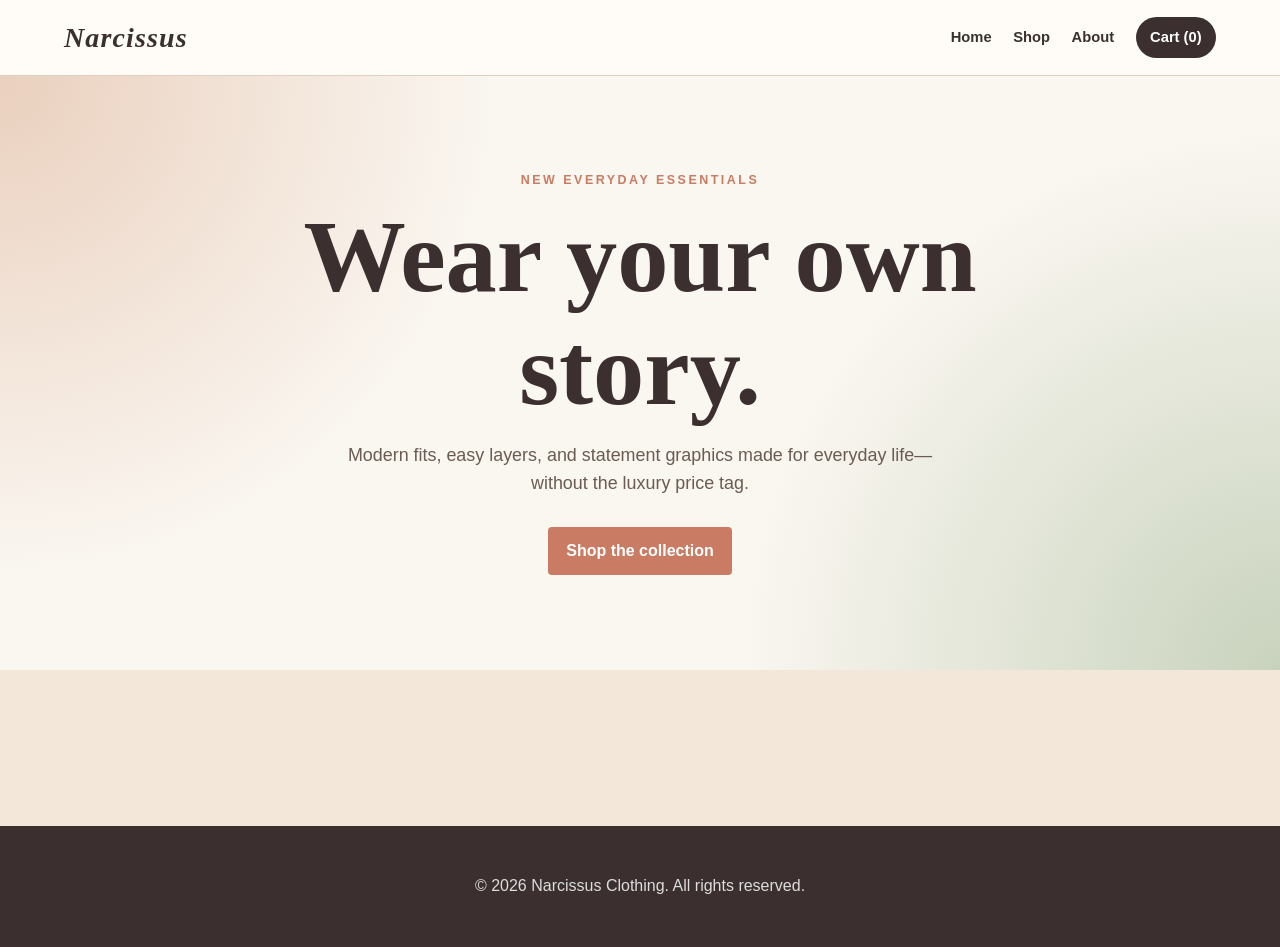
<file: index.html>
<!DOCTYPE html><html lang="en"><head><meta charset="UTF-8"><meta name="viewport" content="width=device-width,initial-scale=1"><meta name="description" content="Affordable modern streetwear from Narcissus."><title>Narcissus | Home</title><link rel="stylesheet" href="css/styles.css"><script src="js/script.js" defer></script></head>
<body><header class="site-header"><a class="brand" href="index.html">Narcissus</a><nav class="site-nav" aria-label="Main navigation"><a href="index.html">Home</a><a href="products.html">Shop</a><a href="about.html">About</a><a class="cart-link" href="cart.html">Cart (<span data-cart-count>0</span>)</a></nav></header>
<main><section class="hero"><div class="hero-inner"><p class="eyebrow">New everyday essentials</p><h1>Wear your own story.</h1><p>Modern fits, easy layers, and statement graphics made for everyday life—without the luxury price tag.</p><a class="button" href="products.html">Shop the collection</a></div></section></main>
<footer class="site-footer"><p>&copy; 2026 Narcissus Clothing. All rights reserved.</p></footer></body></html>
</file>
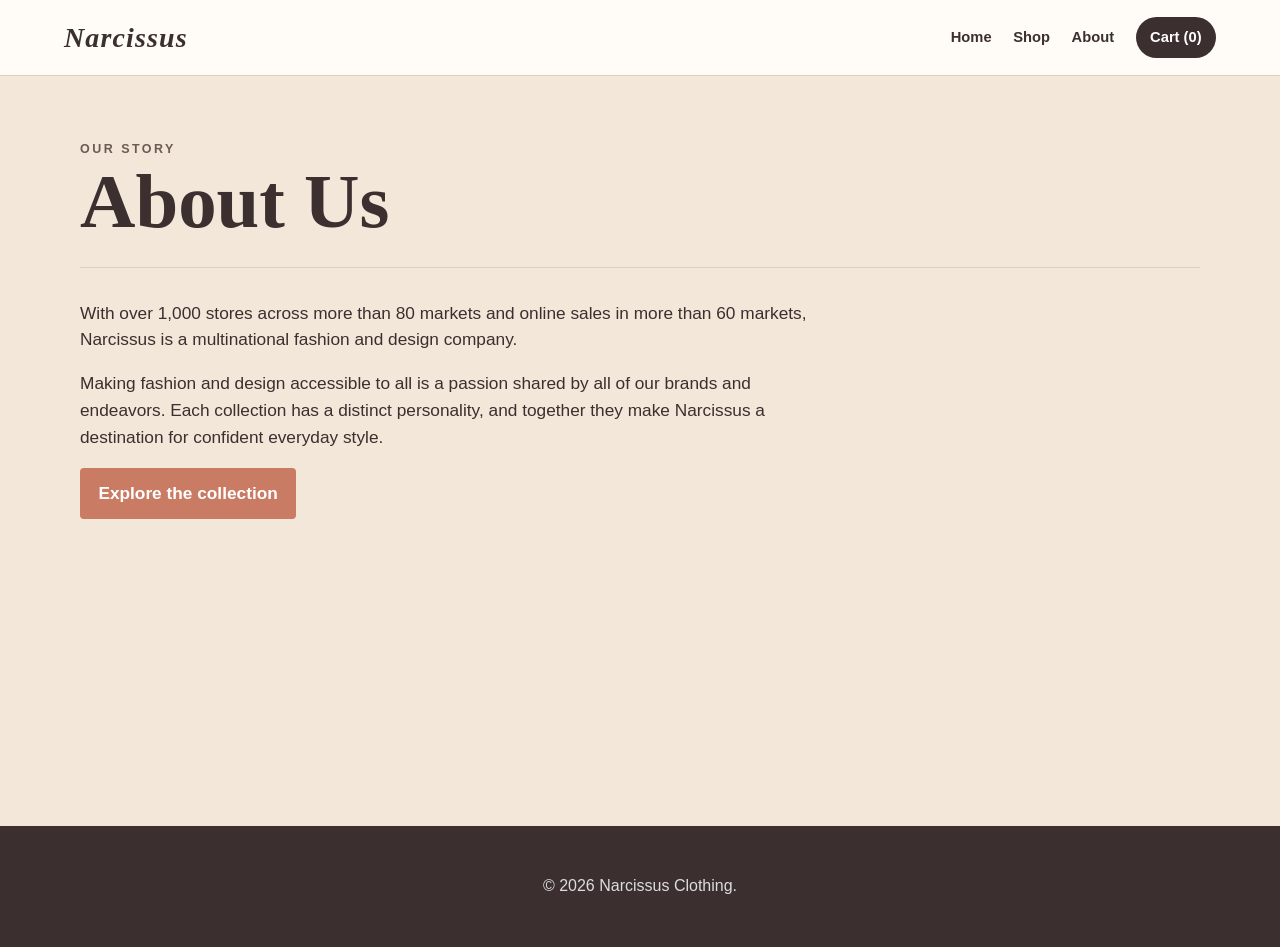
<file: about.html>
<!DOCTYPE html><html lang="en"><head><meta charset="UTF-8"><meta name="viewport" content="width=device-width,initial-scale=1"><title>Narcissus | About</title><link rel="stylesheet" href="css/styles.css"><script src="js/script.js" defer></script></head><body><header class="site-header"><a class="brand" href="index.html">Narcissus</a><nav class="site-nav"><a href="index.html">Home</a><a href="products.html">Shop</a><a href="about.html">About</a><a class="cart-link" href="cart.html">Cart (<span data-cart-count>0</span>)</a></nav></header><main class="page-wrap"><div class="page-heading"><div><p class="eyebrow">Our story</p><h1>About Us</h1></div></div><div class="about-copy"><p>With over 1,000 stores across more than 80 markets and online sales in more than 60 markets, Narcissus is a multinational fashion and design company.</p><p>Making fashion and design accessible to all is a passion shared by all of our brands and endeavors. Each collection has a distinct personality, and together they make Narcissus a destination for confident everyday style.</p><a class="button" href="products.html">Explore the collection</a></div></main><footer class="site-footer"><p>&copy; 2026 Narcissus Clothing.</p></footer></body></html>
</file>
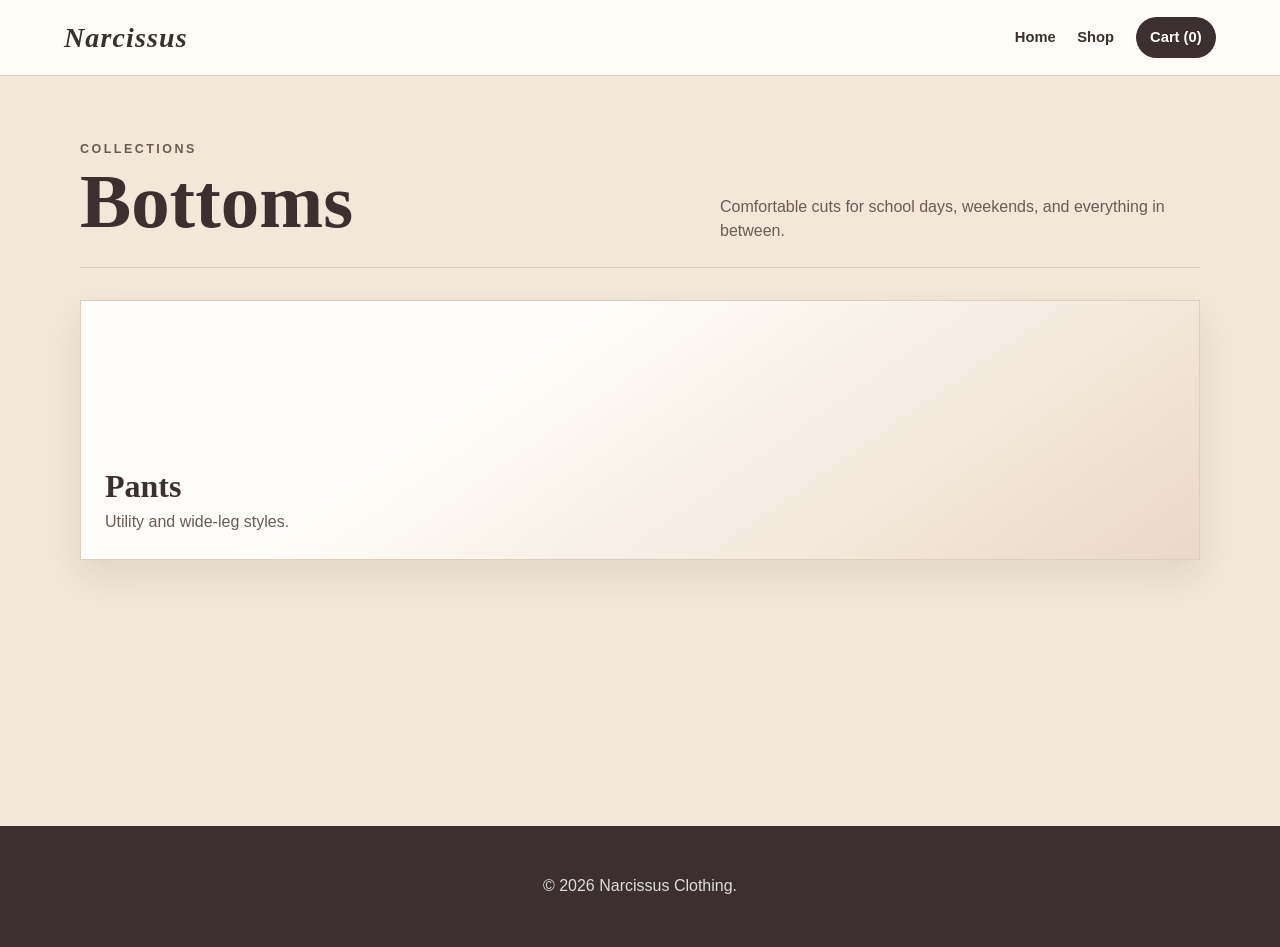
<file: bottoms.html>
<!DOCTYPE html><html lang="en"><head><meta charset="UTF-8"><meta name="viewport" content="width=device-width,initial-scale=1"><title>Narcissus | Bottoms</title><link rel="stylesheet" href="css/styles.css"><script src="js/script.js" defer></script></head><body><header class="site-header"><a class="brand" href="index.html">Narcissus</a><nav class="site-nav"><a href="index.html">Home</a><a href="products.html">Shop</a><a class="cart-link" href="cart.html">Cart (<span data-cart-count>0</span>)</a></nav></header><main class="page-wrap"><div class="page-heading"><div><p class="eyebrow">Collections</p><h1>Bottoms</h1></div><p>Comfortable cuts for school days, weekends, and everything in between.</p></div><div class="category-grid"><a class="category-card" href="pants.html"><h2>Pants</h2><p>Utility and wide-leg styles.</p></a></div></main><footer class="site-footer"><p>&copy; 2026 Narcissus Clothing.</p></footer></body></html>
</file>
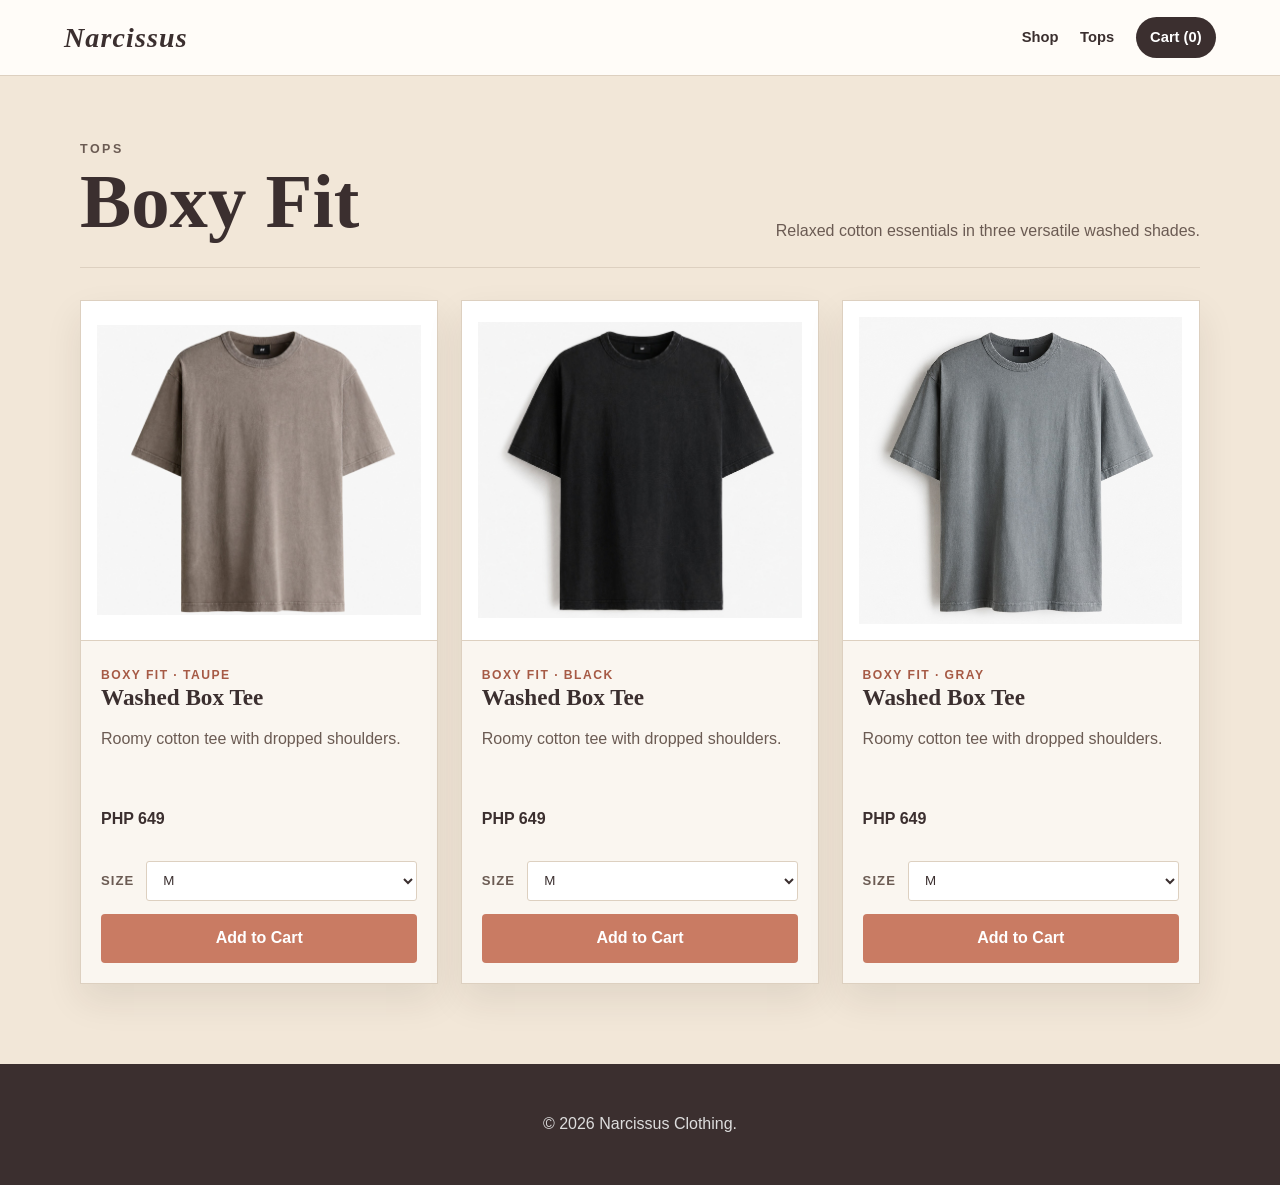
<file: boxy.html>
<!DOCTYPE html><html lang="en"><head><meta charset="UTF-8"><meta name="viewport" content="width=device-width,initial-scale=1"><title>Narcissus | Boxy Fit</title><link rel="stylesheet" href="css/styles.css"><script src="js/script.js" defer></script></head><body><header class="site-header"><a class="brand" href="index.html">Narcissus</a><nav class="site-nav"><a href="products.html">Shop</a><a href="tops.html">Tops</a><a class="cart-link" href="cart.html">Cart (<span data-cart-count>0</span>)</a></nav></header><main class="page-wrap"><div class="page-heading"><div><p class="eyebrow">Tops</p><h1>Boxy Fit</h1></div><p>Relaxed cotton essentials in three versatile washed shades.</p></div><div class="product-grid">
<article class="product-card"><img class="product-photo" src="images/products/boxy-taupe.jpg" alt="Taupe boxy fit shirt"><div class="product-info"><p class="product-meta">Boxy Fit · Taupe</p><h2>Washed Box Tee</h2><p class="product-description">Roomy cotton tee with dropped shoulders.</p><p class="product-price">PHP 649</p><button class="button" data-add-to-cart data-id="boxy-taupe" data-name="Washed Box Tee - Taupe" data-category="Boxy Fit" data-price="649">Add to Cart</button></div></article>
<article class="product-card"><img class="product-photo" src="images/products/boxy-black.jpg" alt="Black boxy fit shirt"><div class="product-info"><p class="product-meta">Boxy Fit · Black</p><h2>Washed Box Tee</h2><p class="product-description">Roomy cotton tee with dropped shoulders.</p><p class="product-price">PHP 649</p><button class="button" data-add-to-cart data-id="boxy-black" data-name="Washed Box Tee - Black" data-category="Boxy Fit" data-price="649">Add to Cart</button></div></article>
<article class="product-card"><img class="product-photo" src="images/products/boxy-gray.jpg" alt="Gray boxy fit shirt"><div class="product-info"><p class="product-meta">Boxy Fit · Gray</p><h2>Washed Box Tee</h2><p class="product-description">Roomy cotton tee with dropped shoulders.</p><p class="product-price">PHP 649</p><button class="button" data-add-to-cart data-id="boxy-gray" data-name="Washed Box Tee - Gray" data-category="Boxy Fit" data-price="649">Add to Cart</button></div></article>
</div></main><footer class="site-footer"><p>&copy; 2026 Narcissus Clothing.</p></footer></body></html>
</file>
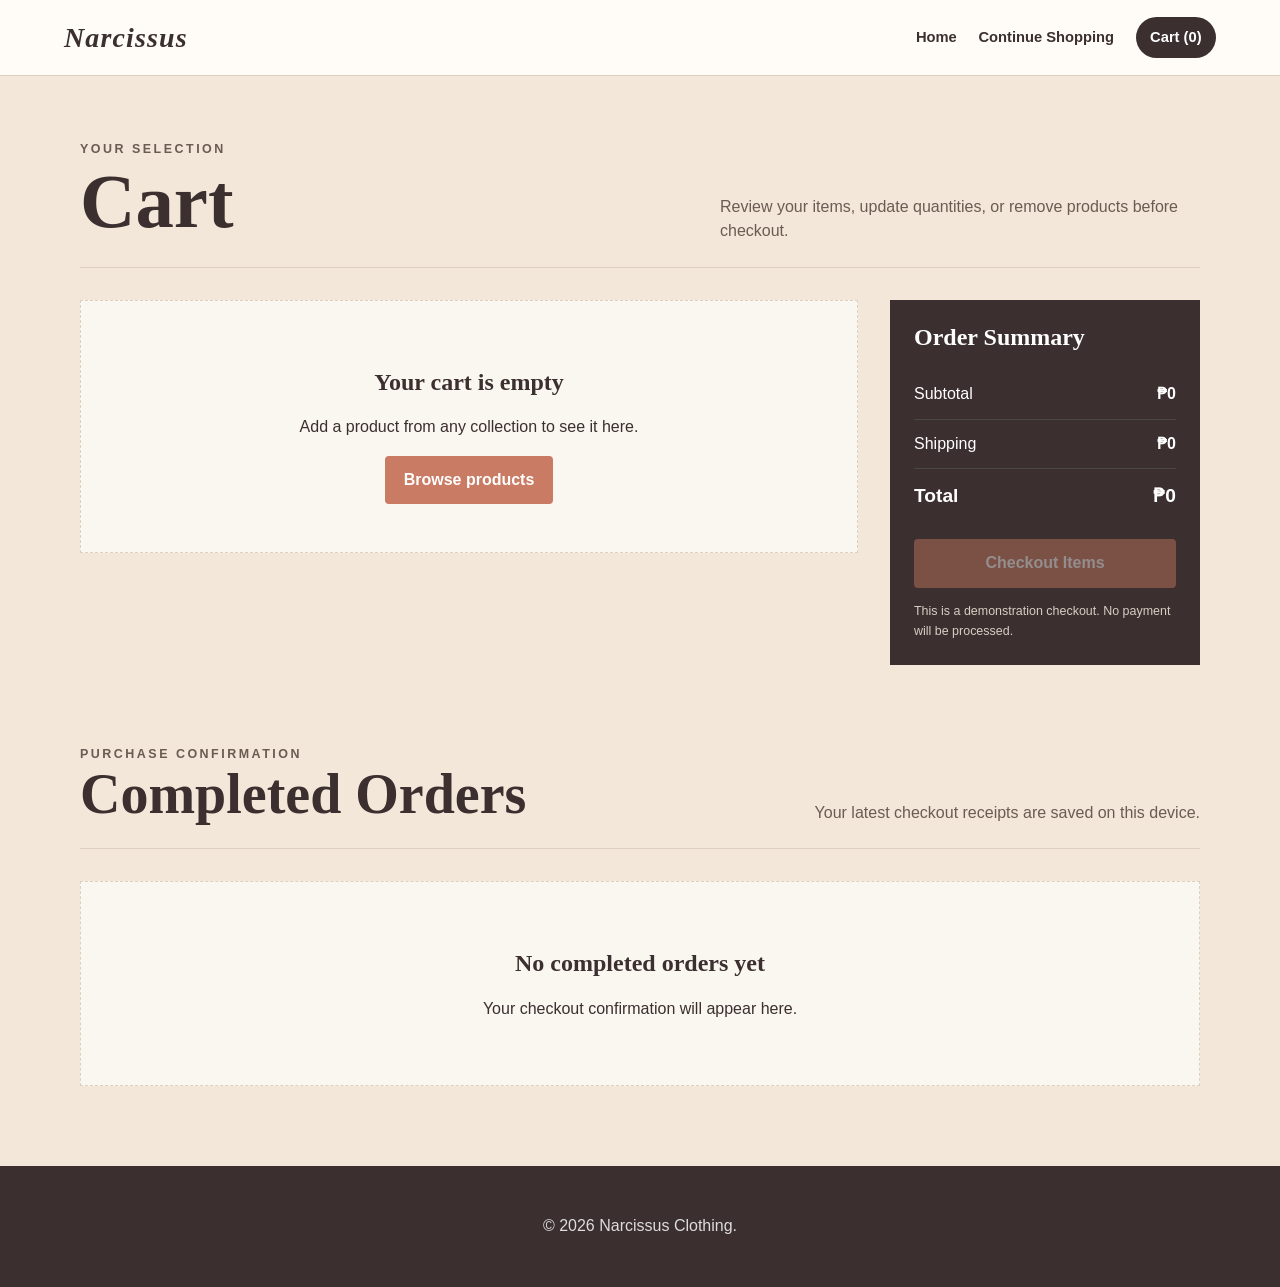
<file: cart.html>
<!DOCTYPE html>
<html lang="en">
<head>
  <meta charset="UTF-8">
  <meta name="viewport" content="width=device-width,initial-scale=1">
  <title>Narcissus | Cart</title>
  <link rel="stylesheet" href="css/styles.css">
  <script src="js/script.js" defer></script>
</head>
<body>
  <header class="site-header">
    <a class="brand" href="index.html">Narcissus</a>
    <nav class="site-nav" aria-label="Main navigation">
      <a href="index.html">Home</a>
      <a href="products.html">Continue Shopping</a>
      <a class="cart-link" href="cart.html">Cart (<span data-cart-count>0</span>)</a>
    </nav>
  </header>
  <main class="page-wrap">
    <div class="page-heading">
      <div><p class="eyebrow">Your selection</p><h1>Cart</h1></div>
      <p>Review your items, update quantities, or remove products before checkout.</p>
    </div>
    <div class="cart-layout">
      <section class="cart-items" data-cart-items aria-live="polite"></section>
      <aside class="cart-summary">
        <h2>Order Summary</h2>
        <div class="summary-row"><span>Subtotal</span><strong data-subtotal>PHP 0</strong></div>
        <div class="summary-row"><span>Shipping</span><strong data-shipping>PHP 0</strong></div>
        <div class="summary-row total"><span>Total</span><strong data-total>PHP 0</strong></div>
        <button class="button" type="button" data-checkout>Checkout Items</button>
        <p class="checkout-note">This is a demonstration checkout. No payment will be processed.</p>
      </aside>
    </div>
    <section class="order-history" aria-labelledby="orders-title">
      <div class="page-heading">
        <div><p class="eyebrow">Purchase confirmation</p><h2 id="orders-title">Completed Orders</h2></div>
        <p>Your latest checkout receipts are saved on this device.</p>
      </div>
      <div class="order-history-list" data-order-history aria-live="polite"></div>
    </section>
  </main>
  <footer class="site-footer"><p>&copy; 2026 Narcissus Clothing.</p></footer>
</body>
</html>
</file>
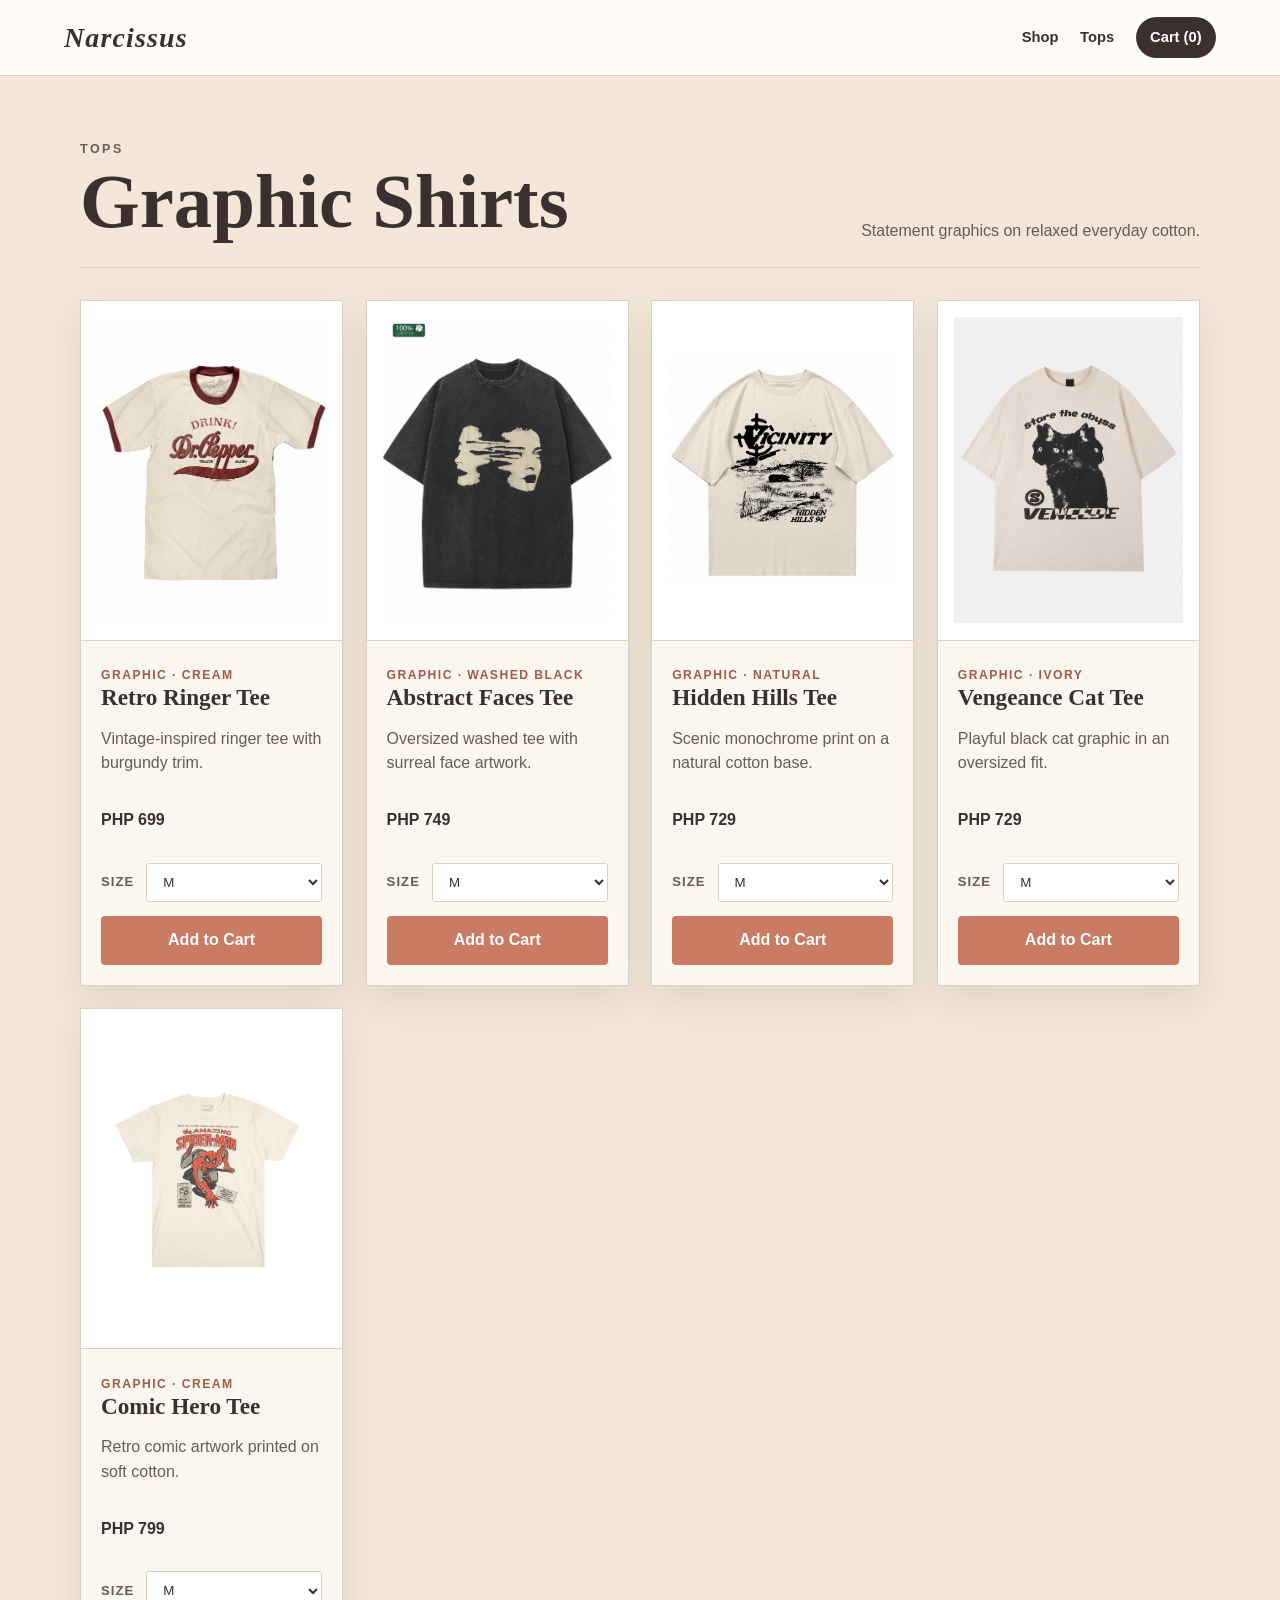
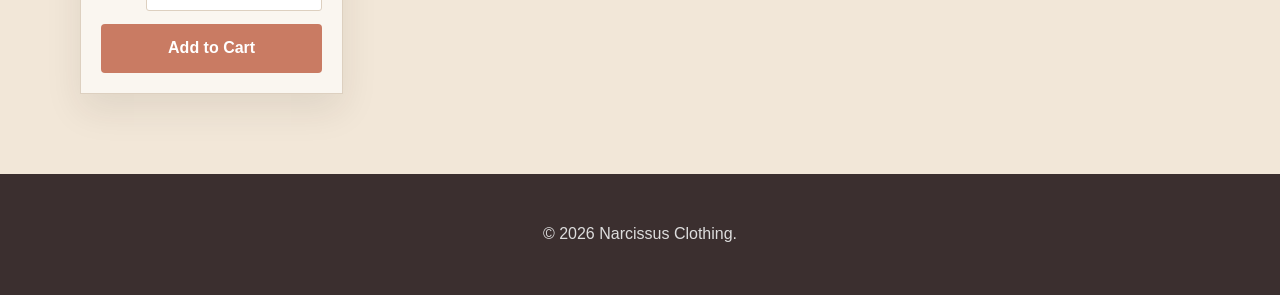
<file: gs.html>
<!DOCTYPE html><html lang="en"><head><meta charset="UTF-8"><meta name="viewport" content="width=device-width,initial-scale=1"><title>Narcissus | Graphic Shirts</title><link rel="stylesheet" href="css/styles.css"><script src="js/script.js" defer></script></head><body><header class="site-header"><a class="brand" href="index.html">Narcissus</a><nav class="site-nav"><a href="products.html">Shop</a><a href="tops.html">Tops</a><a class="cart-link" href="cart.html">Cart (<span data-cart-count>0</span>)</a></nav></header><main class="page-wrap"><div class="page-heading"><div><p class="eyebrow">Tops</p><h1>Graphic Shirts</h1></div><p>Statement graphics on relaxed everyday cotton.</p></div><div class="product-grid">
<article class="product-card"><img class="product-photo" src="images/products/graphic-dr-pepper.jpg" alt="Cream and burgundy retro graphic shirt"><div class="product-info"><p class="product-meta">Graphic · Cream</p><h2>Retro Ringer Tee</h2><p class="product-description">Vintage-inspired ringer tee with burgundy trim.</p><p class="product-price">PHP 699</p><button class="button" data-add-to-cart data-id="graphic-ringer" data-name="Retro Ringer Tee" data-category="Graphic Shirts" data-price="699">Add to Cart</button></div></article>
<article class="product-card"><img class="product-photo" src="images/products/graphic-faces.jpg" alt="Black washed abstract faces graphic shirt"><div class="product-info"><p class="product-meta">Graphic · Washed Black</p><h2>Abstract Faces Tee</h2><p class="product-description">Oversized washed tee with surreal face artwork.</p><p class="product-price">PHP 749</p><button class="button" data-add-to-cart data-id="graphic-faces" data-name="Abstract Faces Tee" data-category="Graphic Shirts" data-price="749">Add to Cart</button></div></article>
<article class="product-card"><img class="product-photo" src="images/products/graphic-vicinity.jpg" alt="Cream scenic graphic shirt"><div class="product-info"><p class="product-meta">Graphic · Natural</p><h2>Hidden Hills Tee</h2><p class="product-description">Scenic monochrome print on a natural cotton base.</p><p class="product-price">PHP 729</p><button class="button" data-add-to-cart data-id="graphic-hills" data-name="Hidden Hills Tee" data-category="Graphic Shirts" data-price="729">Add to Cart</button></div></article>
<article class="product-card"><img class="product-photo" src="images/products/graphic-vengeance.jpg" alt="Cream cat graphic shirt"><div class="product-info"><p class="product-meta">Graphic · Ivory</p><h2>Vengeance Cat Tee</h2><p class="product-description">Playful black cat graphic in an oversized fit.</p><p class="product-price">PHP 729</p><button class="button" data-add-to-cart data-id="graphic-cat" data-name="Vengeance Cat Tee" data-category="Graphic Shirts" data-price="729">Add to Cart</button></div></article>
<article class="product-card"><img class="product-photo" src="images/products/graphic-spiderman.jpg" alt="Cream superhero comic graphic shirt"><div class="product-info"><p class="product-meta">Graphic · Cream</p><h2>Comic Hero Tee</h2><p class="product-description">Retro comic artwork printed on soft cotton.</p><p class="product-price">PHP 799</p><button class="button" data-add-to-cart data-id="graphic-comic" data-name="Comic Hero Tee" data-category="Graphic Shirts" data-price="799">Add to Cart</button></div></article>
</div></main><footer class="site-footer"><p>&copy; 2026 Narcissus Clothing.</p></footer></body></html>
</file>
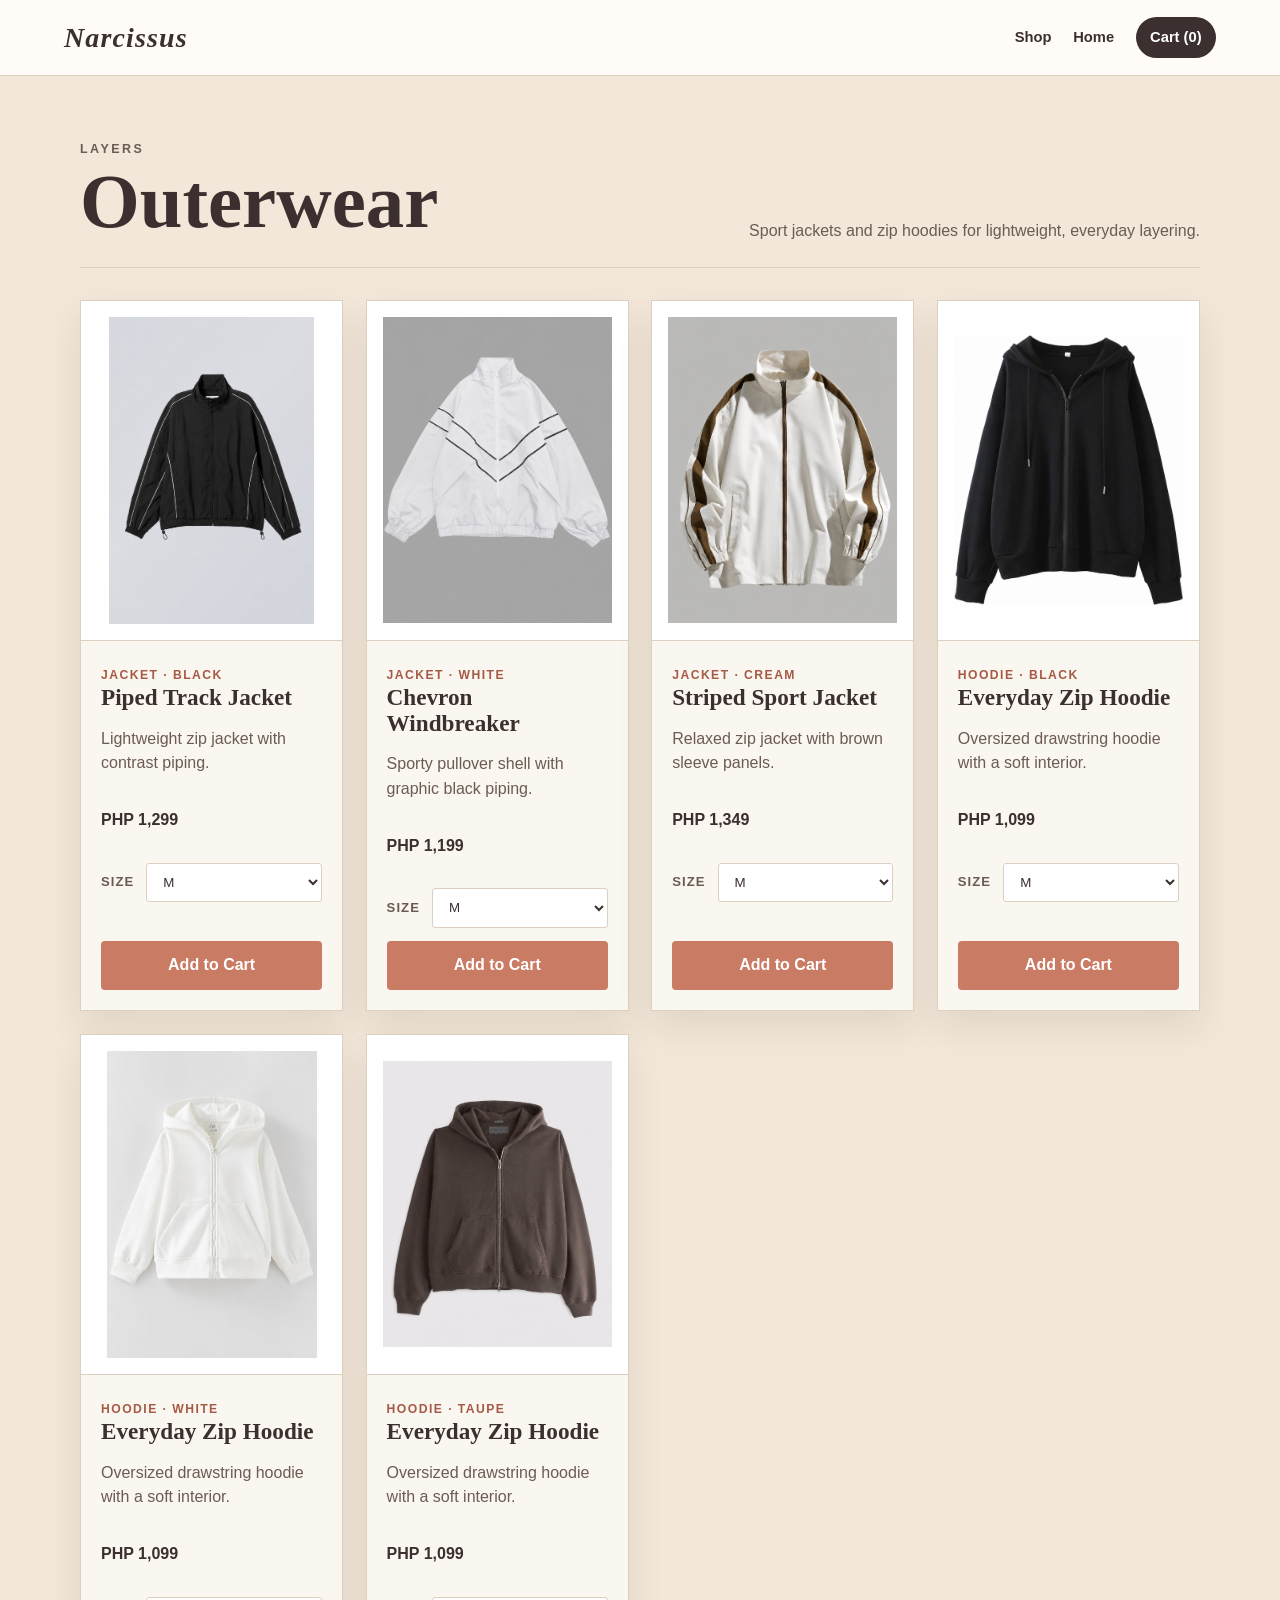
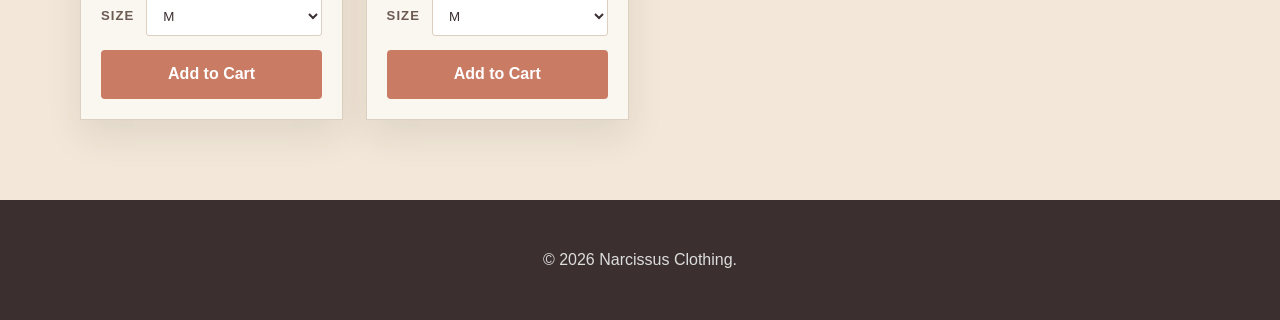
<file: outerwear.html>
<!DOCTYPE html><html lang="en"><head><meta charset="UTF-8"><meta name="viewport" content="width=device-width,initial-scale=1"><title>Narcissus | Outerwear</title><link rel="stylesheet" href="css/styles.css"><script src="js/script.js" defer></script></head><body><header class="site-header"><a class="brand" href="index.html">Narcissus</a><nav class="site-nav"><a href="products.html">Shop</a><a href="index.html">Home</a><a class="cart-link" href="cart.html">Cart (<span data-cart-count>0</span>)</a></nav></header><main class="page-wrap"><div class="page-heading"><div><p class="eyebrow">Layers</p><h1>Outerwear</h1></div><p>Sport jackets and zip hoodies for lightweight, everyday layering.</p></div><div class="product-grid">
<article class="product-card"><img class="product-photo" src="images/products/outerwear-piped-black.jpg" alt="Black piped sport jacket"><div class="product-info"><p class="product-meta">Jacket · Black</p><h2>Piped Track Jacket</h2><p class="product-description">Lightweight zip jacket with contrast piping.</p><p class="product-price">PHP 1,299</p><button class="button" data-add-to-cart data-id="outer-piped-black" data-name="Piped Track Jacket - Black" data-category="Outerwear" data-price="1299">Add to Cart</button></div></article>
<article class="product-card"><img class="product-photo" src="images/products/outerwear-chevron-white.jpg" alt="White chevron windbreaker"><div class="product-info"><p class="product-meta">Jacket · White</p><h2>Chevron Windbreaker</h2><p class="product-description">Sporty pullover shell with graphic black piping.</p><p class="product-price">PHP 1,199</p><button class="button" data-add-to-cart data-id="outer-chevron" data-name="Chevron Windbreaker - White" data-category="Outerwear" data-price="1199">Add to Cart</button></div></article>
<article class="product-card"><img class="product-photo" src="images/products/outerwear-striped-cream.jpg" alt="Cream and brown striped sport jacket"><div class="product-info"><p class="product-meta">Jacket · Cream</p><h2>Striped Sport Jacket</h2><p class="product-description">Relaxed zip jacket with brown sleeve panels.</p><p class="product-price">PHP 1,349</p><button class="button" data-add-to-cart data-id="outer-striped" data-name="Striped Sport Jacket - Cream" data-category="Outerwear" data-price="1349">Add to Cart</button></div></article>
<article class="product-card"><img class="product-photo" src="images/products/outerwear-hoodie-black.jpg" alt="Black oversized zip hoodie"><div class="product-info"><p class="product-meta">Hoodie · Black</p><h2>Everyday Zip Hoodie</h2><p class="product-description">Oversized drawstring hoodie with a soft interior.</p><p class="product-price">PHP 1,099</p><button class="button" data-add-to-cart data-id="hoodie-black" data-name="Everyday Zip Hoodie - Black" data-category="Outerwear" data-price="1099">Add to Cart</button></div></article>
<article class="product-card"><img class="product-photo" src="images/products/outerwear-hoodie-white.jpg" alt="White oversized zip hoodie"><div class="product-info"><p class="product-meta">Hoodie · White</p><h2>Everyday Zip Hoodie</h2><p class="product-description">Oversized drawstring hoodie with a soft interior.</p><p class="product-price">PHP 1,099</p><button class="button" data-add-to-cart data-id="hoodie-white" data-name="Everyday Zip Hoodie - White" data-category="Outerwear" data-price="1099">Add to Cart</button></div></article>
<article class="product-card"><img class="product-photo" src="images/products/outerwear-hoodie-taupe.jpg" alt="Taupe oversized zip hoodie"><div class="product-info"><p class="product-meta">Hoodie · Taupe</p><h2>Everyday Zip Hoodie</h2><p class="product-description">Oversized drawstring hoodie with a soft interior.</p><p class="product-price">PHP 1,099</p><button class="button" data-add-to-cart data-id="hoodie-taupe" data-name="Everyday Zip Hoodie - Taupe" data-category="Outerwear" data-price="1099">Add to Cart</button></div></article>
</div></main><footer class="site-footer"><p>&copy; 2026 Narcissus Clothing.</p></footer></body></html>
</file>
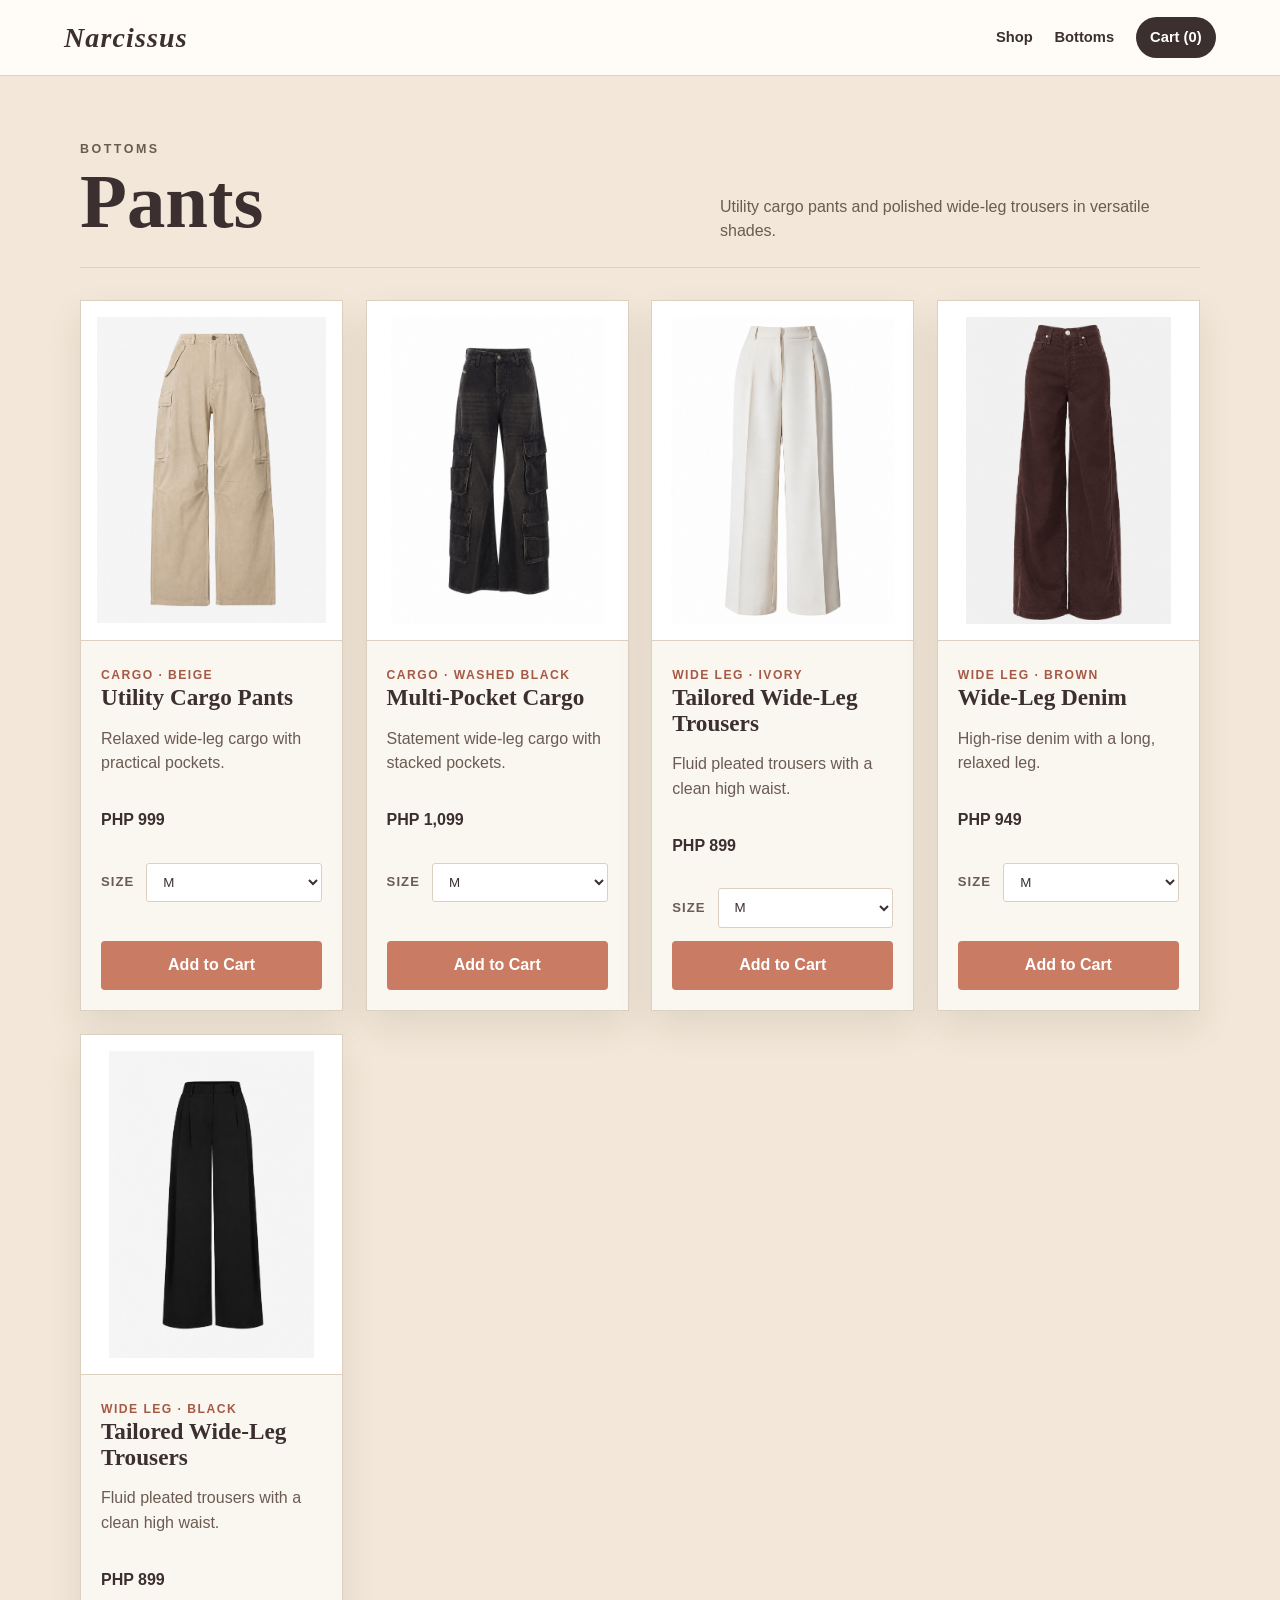
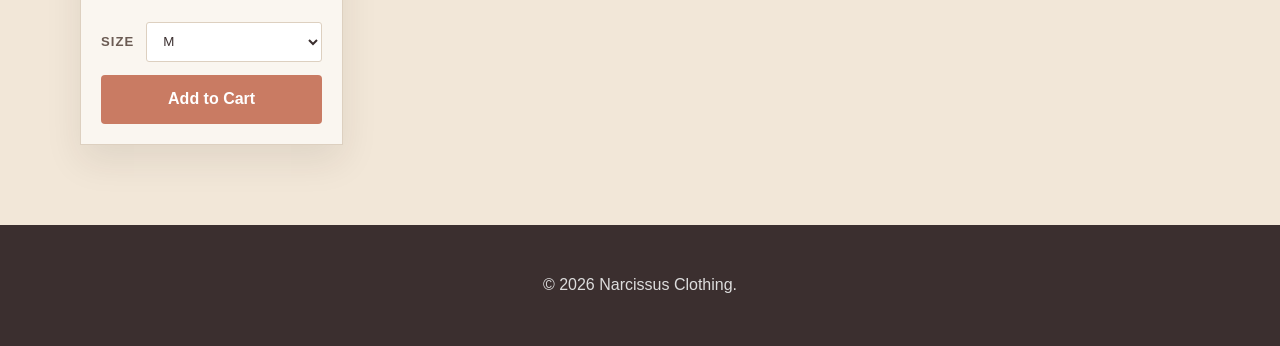
<file: pants.html>
<!DOCTYPE html><html lang="en"><head><meta charset="UTF-8"><meta name="viewport" content="width=device-width,initial-scale=1"><title>Narcissus | Pants</title><link rel="stylesheet" href="css/styles.css"><script src="js/script.js" defer></script></head><body><header class="site-header"><a class="brand" href="index.html">Narcissus</a><nav class="site-nav"><a href="products.html">Shop</a><a href="bottoms.html">Bottoms</a><a class="cart-link" href="cart.html">Cart (<span data-cart-count>0</span>)</a></nav></header><main class="page-wrap"><div class="page-heading"><div><p class="eyebrow">Bottoms</p><h1>Pants</h1></div><p>Utility cargo pants and polished wide-leg trousers in versatile shades.</p></div><div class="product-grid">
<article class="product-card"><img class="product-photo" src="images/products/pants-cargo-beige.jpg" alt="Beige wide-leg cargo pants"><div class="product-info"><p class="product-meta">Cargo · Beige</p><h2>Utility Cargo Pants</h2><p class="product-description">Relaxed wide-leg cargo with practical pockets.</p><p class="product-price">PHP 999</p><button class="button" data-add-to-cart data-id="cargo-beige" data-name="Utility Cargo Pants - Beige" data-category="Pants" data-price="999">Add to Cart</button></div></article>
<article class="product-card"><img class="product-photo" src="images/products/pants-cargo-black.jpg" alt="Black multi-pocket cargo pants"><div class="product-info"><p class="product-meta">Cargo · Washed Black</p><h2>Multi-Pocket Cargo</h2><p class="product-description">Statement wide-leg cargo with stacked pockets.</p><p class="product-price">PHP 1,099</p><button class="button" data-add-to-cart data-id="cargo-black" data-name="Multi-Pocket Cargo - Black" data-category="Pants" data-price="1099">Add to Cart</button></div></article>
<article class="product-card"><img class="product-photo" src="images/products/pants-wide-ivory.jpg" alt="Ivory wide-leg trousers"><div class="product-info"><p class="product-meta">Wide Leg · Ivory</p><h2>Tailored Wide-Leg Trousers</h2><p class="product-description">Fluid pleated trousers with a clean high waist.</p><p class="product-price">PHP 899</p><button class="button" data-add-to-cart data-id="wide-ivory" data-name="Wide-Leg Trousers - Ivory" data-category="Pants" data-price="899">Add to Cart</button></div></article>
<article class="product-card"><img class="product-photo" src="images/products/pants-wide-brown.jpg" alt="Brown wide-leg denim pants"><div class="product-info"><p class="product-meta">Wide Leg · Brown</p><h2>Wide-Leg Denim</h2><p class="product-description">High-rise denim with a long, relaxed leg.</p><p class="product-price">PHP 949</p><button class="button" data-add-to-cart data-id="wide-brown" data-name="Wide-Leg Denim - Brown" data-category="Pants" data-price="949">Add to Cart</button></div></article>
<article class="product-card"><img class="product-photo" src="images/products/pants-wide-black.jpg" alt="Black tailored wide-leg trousers"><div class="product-info"><p class="product-meta">Wide Leg · Black</p><h2>Tailored Wide-Leg Trousers</h2><p class="product-description">Fluid pleated trousers with a clean high waist.</p><p class="product-price">PHP 899</p><button class="button" data-add-to-cart data-id="wide-black" data-name="Wide-Leg Trousers - Black" data-category="Pants" data-price="899">Add to Cart</button></div></article>
</div></main><footer class="site-footer"><p>&copy; 2026 Narcissus Clothing.</p></footer></body></html>
</file>
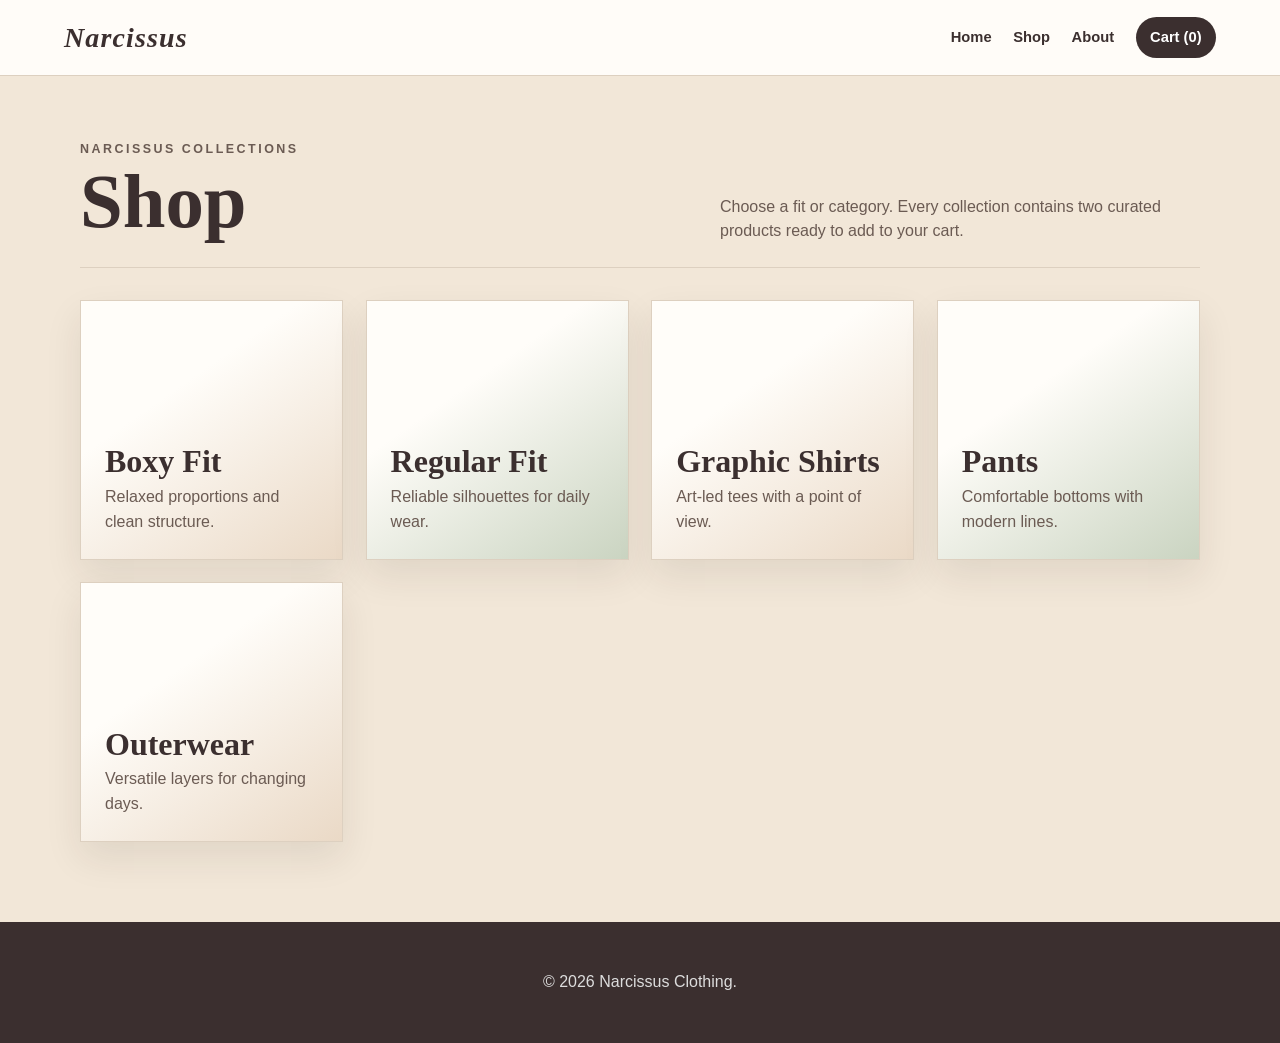
<file: products.html>
<!DOCTYPE html><html lang="en"><head><meta charset="UTF-8"><meta name="viewport" content="width=device-width,initial-scale=1"><title>Narcissus | Shop</title><link rel="stylesheet" href="css/styles.css"><script src="js/script.js" defer></script></head><body>
<header class="site-header"><a class="brand" href="index.html">Narcissus</a><nav class="site-nav" aria-label="Main navigation"><a href="index.html">Home</a><a href="products.html">Shop</a><a href="about.html">About</a><a class="cart-link" href="cart.html">Cart (<span data-cart-count>0</span>)</a></nav></header>
<main class="page-wrap"><div class="page-heading"><div><p class="eyebrow">Narcissus collections</p><h1>Shop</h1></div><p>Choose a fit or category. Every collection contains two curated products ready to add to your cart.</p></div><div class="category-grid">
<a class="category-card" href="boxy.html"><h2>Boxy Fit</h2><p>Relaxed proportions and clean structure.</p></a><a class="category-card" href="reg.html"><h2>Regular Fit</h2><p>Reliable silhouettes for daily wear.</p></a><a class="category-card" href="gs.html"><h2>Graphic Shirts</h2><p>Art-led tees with a point of view.</p></a><a class="category-card" href="pants.html"><h2>Pants</h2><p>Comfortable bottoms with modern lines.</p></a><a class="category-card" href="outerwear.html"><h2>Outerwear</h2><p>Versatile layers for changing days.</p></a></div></main><footer class="site-footer"><p>&copy; 2026 Narcissus Clothing.</p></footer></body></html>
</file>
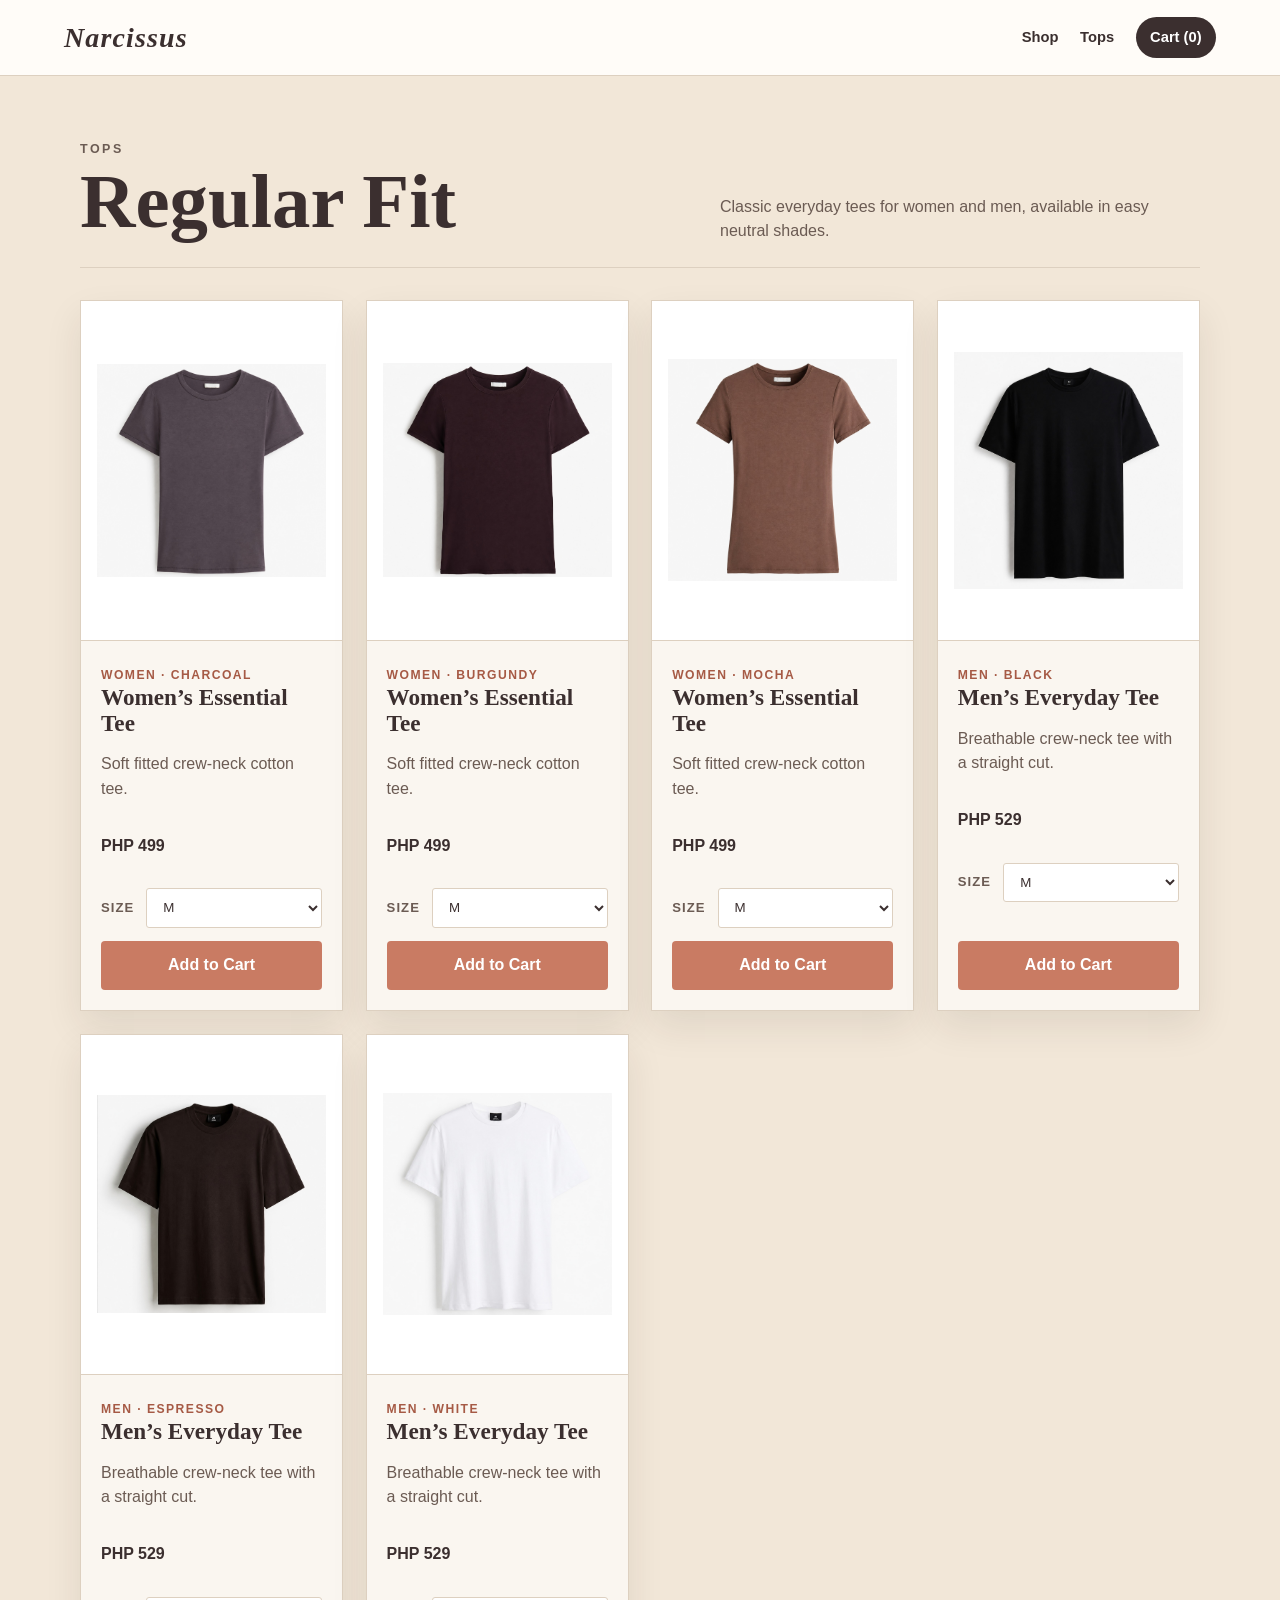
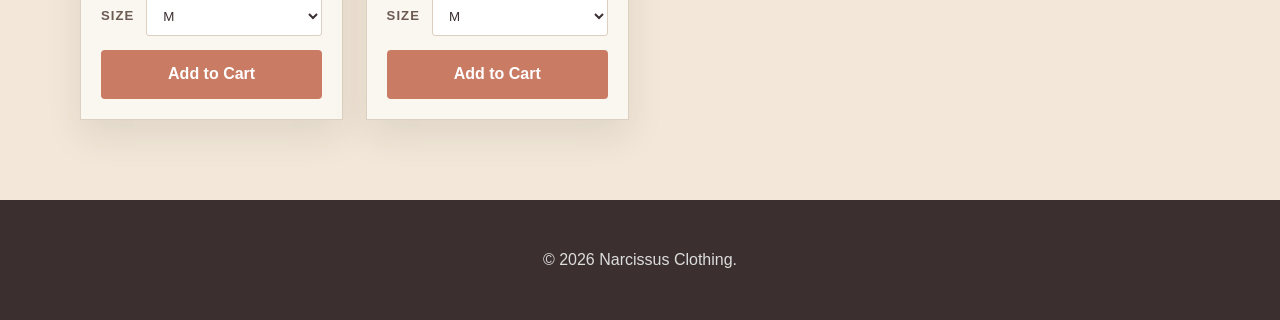
<file: reg.html>
<!DOCTYPE html><html lang="en"><head><meta charset="UTF-8"><meta name="viewport" content="width=device-width,initial-scale=1"><title>Narcissus | Regular Fit</title><link rel="stylesheet" href="css/styles.css"><script src="js/script.js" defer></script></head><body><header class="site-header"><a class="brand" href="index.html">Narcissus</a><nav class="site-nav"><a href="products.html">Shop</a><a href="tops.html">Tops</a><a class="cart-link" href="cart.html">Cart (<span data-cart-count>0</span>)</a></nav></header><main class="page-wrap"><div class="page-heading"><div><p class="eyebrow">Tops</p><h1>Regular Fit</h1></div><p>Classic everyday tees for women and men, available in easy neutral shades.</p></div><div class="product-grid">
<article class="product-card"><img class="product-photo" src="images/products/regular-women-gray.jpg" alt="Women's gray regular fit shirt"><div class="product-info"><p class="product-meta">Women · Charcoal</p><h2>Women’s Essential Tee</h2><p class="product-description">Soft fitted crew-neck cotton tee.</p><p class="product-price">PHP 499</p><button class="button" data-add-to-cart data-id="regular-w-gray" data-name="Women’s Essential Tee - Charcoal" data-category="Regular Fit" data-price="499">Add to Cart</button></div></article>
<article class="product-card"><img class="product-photo" src="images/products/regular-women-burgundy.jpg" alt="Women's burgundy regular fit shirt"><div class="product-info"><p class="product-meta">Women · Burgundy</p><h2>Women’s Essential Tee</h2><p class="product-description">Soft fitted crew-neck cotton tee.</p><p class="product-price">PHP 499</p><button class="button" data-add-to-cart data-id="regular-w-burgundy" data-name="Women’s Essential Tee - Burgundy" data-category="Regular Fit" data-price="499">Add to Cart</button></div></article>
<article class="product-card"><img class="product-photo" src="images/products/regular-women-brown.jpg" alt="Women's brown regular fit shirt"><div class="product-info"><p class="product-meta">Women · Mocha</p><h2>Women’s Essential Tee</h2><p class="product-description">Soft fitted crew-neck cotton tee.</p><p class="product-price">PHP 499</p><button class="button" data-add-to-cart data-id="regular-w-mocha" data-name="Women’s Essential Tee - Mocha" data-category="Regular Fit" data-price="499">Add to Cart</button></div></article>
<article class="product-card"><img class="product-photo" src="images/products/regular-men-black.jpg" alt="Men's black regular fit shirt"><div class="product-info"><p class="product-meta">Men · Black</p><h2>Men’s Everyday Tee</h2><p class="product-description">Breathable crew-neck tee with a straight cut.</p><p class="product-price">PHP 529</p><button class="button" data-add-to-cart data-id="regular-m-black" data-name="Men’s Everyday Tee - Black" data-category="Regular Fit" data-price="529">Add to Cart</button></div></article>
<article class="product-card"><img class="product-photo" src="images/products/regular-men-brown.jpg" alt="Men's brown regular fit shirt"><div class="product-info"><p class="product-meta">Men · Espresso</p><h2>Men’s Everyday Tee</h2><p class="product-description">Breathable crew-neck tee with a straight cut.</p><p class="product-price">PHP 529</p><button class="button" data-add-to-cart data-id="regular-m-brown" data-name="Men’s Everyday Tee - Espresso" data-category="Regular Fit" data-price="529">Add to Cart</button></div></article>
<article class="product-card"><img class="product-photo" src="images/products/regular-men-white.jpg" alt="Men's white regular fit shirt"><div class="product-info"><p class="product-meta">Men · White</p><h2>Men’s Everyday Tee</h2><p class="product-description">Breathable crew-neck tee with a straight cut.</p><p class="product-price">PHP 529</p><button class="button" data-add-to-cart data-id="regular-m-white" data-name="Men’s Everyday Tee - White" data-category="Regular Fit" data-price="529">Add to Cart</button></div></article>
</div></main><footer class="site-footer"><p>&copy; 2026 Narcissus Clothing.</p></footer></body></html>
</file>
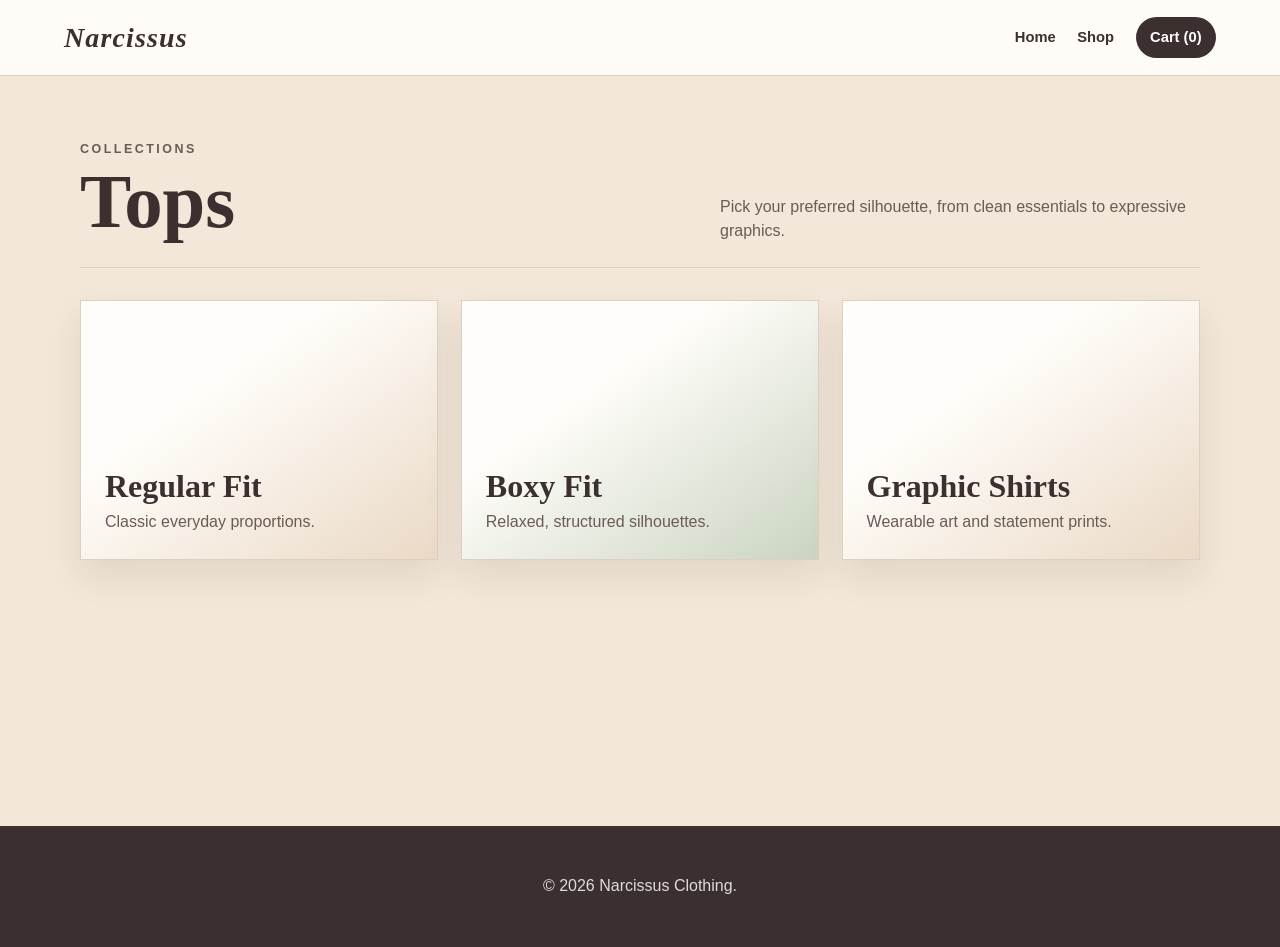
<file: tops.html>
<!DOCTYPE html><html lang="en"><head><meta charset="UTF-8"><meta name="viewport" content="width=device-width,initial-scale=1"><title>Narcissus | Tops</title><link rel="stylesheet" href="css/styles.css"><script src="js/script.js" defer></script></head><body><header class="site-header"><a class="brand" href="index.html">Narcissus</a><nav class="site-nav"><a href="index.html">Home</a><a href="products.html">Shop</a><a class="cart-link" href="cart.html">Cart (<span data-cart-count>0</span>)</a></nav></header><main class="page-wrap"><div class="page-heading"><div><p class="eyebrow">Collections</p><h1>Tops</h1></div><p>Pick your preferred silhouette, from clean essentials to expressive graphics.</p></div><div class="category-grid"><a class="category-card" href="reg.html"><h2>Regular Fit</h2><p>Classic everyday proportions.</p></a><a class="category-card" href="boxy.html"><h2>Boxy Fit</h2><p>Relaxed, structured silhouettes.</p></a><a class="category-card" href="gs.html"><h2>Graphic Shirts</h2><p>Wearable art and statement prints.</p></a></div></main><footer class="site-footer"><p>&copy; 2026 Narcissus Clothing.</p></footer></body></html>
</file>
<file: css/styles.css>
:root {
  --ink: #3b2f2f;
  --muted: #6b5b53;
  --cream: #f2e7d8;
  --paper: #faf6f0;
  --accent: #c97b63;
  --accent-dark: #a65a45;
  --line: #ddd0c0;
  --shadow: 0 16px 35px rgba(47, 37, 27, .09);
}

* { box-sizing: border-box; }
html { scroll-behavior: smooth; }
body { margin: 0; color: var(--ink); background: var(--cream); font-family: "Trebuchet MS", Arial, sans-serif; line-height: 1.55; }
a { color: inherit; }
button, input { font: inherit; }

.site-header { position: sticky; top: 0; z-index: 10; display: flex; align-items: center; justify-content: space-between; gap: 2rem; padding: 1rem max(5vw, 1.25rem); background: rgba(255,253,249,.96); border-bottom: 1px solid var(--line); }
.brand { font-family: Georgia, "Times New Roman", serif; font-size: 1.75rem; font-style: italic; font-weight: 700; text-decoration: none; letter-spacing: .04em; }
.site-nav { display: flex; align-items: center; gap: 1.35rem; }
.site-nav a { text-decoration: none; font-size: .92rem; font-weight: 700; }
.site-nav a:hover, .site-nav a:focus-visible { color: var(--accent); }
.cart-link { padding: .55rem .9rem; color: #fff !important; background: var(--ink); border-radius: 999px; }

main { min-height: calc(100vh - 150px); }
.hero { min-height: 66vh; display: grid; place-items: center; padding: 5rem 1.25rem; text-align: center; background: radial-gradient(circle at top left, #ead0be, transparent 35%), radial-gradient(circle at bottom right, #c8d3bd, transparent 38%), var(--paper); }
.hero-inner { max-width: 760px; }
.eyebrow { margin: 0 0 .65rem; color: var(--accent); font-size: .78rem; font-weight: 800; letter-spacing: .2em; text-transform: uppercase; }
h1, h2, h3 { font-family: Georgia, "Times New Roman", serif; line-height: 1.1; }
h1 { margin: 0 0 1rem; font-size: clamp(2.8rem, 8vw, 6.5rem); }
.hero p:not(.eyebrow) { max-width: 590px; margin: 0 auto 1.8rem; color: var(--muted); font-size: 1.12rem; }
.button { display: inline-flex; justify-content: center; align-items: center; min-height: 44px; padding: .75rem 1.15rem; border: 0; border-radius: 4px; color: #fff; background: var(--accent); font-weight: 800; text-decoration: none; cursor: pointer; }
.button:hover, .button:focus-visible { background: var(--accent-dark); }
.button.secondary { color: var(--ink); background: transparent; border: 1px solid var(--ink); }
.button.secondary:hover { color: #fff; background: var(--ink); }

.page-wrap { width: min(1120px, 90%); margin: 0 auto; padding: 4rem 0 5rem; }
.page-heading { display: flex; justify-content: space-between; align-items: end; gap: 2rem; margin-bottom: 2rem; border-bottom: 1px solid var(--line); padding-bottom: 1.4rem; }
.page-heading h1 { margin: 0; font-size: clamp(2.4rem, 6vw, 4.8rem); }
.page-heading p { max-width: 480px; margin: 0; color: var(--muted); }
.category-grid, .product-grid { display: grid; grid-template-columns: repeat(auto-fit, minmax(235px, 1fr)); gap: 1.4rem; }
.category-card, .product-card { overflow: hidden; background: var(--paper); border: 1px solid var(--line); box-shadow: var(--shadow); }
.category-card { min-height: 260px; display: flex; flex-direction: column; justify-content: end; padding: 1.5rem; text-decoration: none; background: linear-gradient(145deg, #fffdf9 35%, #ead9c6); }
.category-card:nth-child(even) { background: linear-gradient(145deg, #fffdf9 35%, #cad4c1); }
.category-card h2 { margin: 0 0 .35rem; font-size: 2rem; }
.category-card p { margin: 0; color: var(--muted); }
.product-photo { width: 100%; height: 340px; display: block; object-fit: contain; padding: 1rem; background: #fff; border-bottom: 1px solid var(--line); transition: transform .25s ease; }
.product-card:hover .product-photo { transform: scale(1.025); }
.product-card { display: flex; flex-direction: column; }
.product-info { display: flex; flex: 1; flex-direction: column; }
.product-info .button { margin-top: auto; }
.product-meta { margin: .35rem 0 0; color: var(--accent-dark); font-size: .76rem; font-weight: 800; letter-spacing: .12em; text-transform: uppercase; }
.product-info { padding: 1.25rem; }
.product-info h2 { margin: 0; font-size: 1.45rem; }
.product-description { min-height: 3em; color: var(--muted); }
.product-price { font-weight: 800; }
.product-info .button { width: 100%; }
.size-picker { display: grid; grid-template-columns: auto 1fr; align-items: center; gap: .75rem; margin: .85rem 0; color: var(--muted); font-size: .82rem; font-weight: 800; letter-spacing: .08em; text-transform: uppercase; }
.size-picker select { width: 100%; padding: .65rem .75rem; color: var(--ink); background: #fff; border: 1px solid var(--line); border-radius: 3px; }

.cart-layout { display: grid; grid-template-columns: 1fr 310px; gap: 2rem; align-items: start; }
.cart-items { display: grid; gap: 1rem; }
.cart-item { display: grid; grid-template-columns: 1fr auto auto; gap: 1rem; align-items: center; padding: 1.2rem; background: var(--paper); border: 1px solid var(--line); }
.cart-item h2 { margin: 0 0 .25rem; font-size: 1.2rem; }
.cart-item p { margin: 0; color: var(--muted); }
.quantity-controls { display: flex; align-items: center; gap: .65rem; }
.icon-button { width: 36px; height: 36px; border: 1px solid var(--line); background: #fff; cursor: pointer; }
.remove-button { border: 0; color: var(--accent); background: transparent; cursor: pointer; text-decoration: underline; }
.cart-summary { position: sticky; top: 95px; padding: 1.5rem; background: var(--ink); color: #fff; }
.cart-summary h2 { margin-top: 0; }
.summary-row { display: flex; justify-content: space-between; padding: .75rem 0; border-bottom: 1px solid #4b4741; }
.summary-row.total { margin-bottom: 1rem; font-size: 1.2rem; font-weight: 800; border-bottom: 0; }
.cart-summary .button { width: 100%; }
.cart-summary .button:disabled { opacity: .45; cursor: not-allowed; }
.checkout-note { margin: .9rem 0 0; color: #d8cec4; font-size: .78rem; }
.empty-state { padding: 3rem 1rem; text-align: center; background: var(--paper); border: 1px dashed var(--line); }
.order-history { margin-top: 5rem; scroll-margin-top: 100px; }
.order-history .page-heading h2 { margin: 0; font-size: clamp(2rem, 5vw, 3.5rem); }
.order-history-list { display: grid; gap: 1.25rem; }
.order-receipt { padding: 1.5rem; background: var(--paper); border: 1px solid var(--line); box-shadow: var(--shadow); }
.order-receipt-header { display: flex; justify-content: space-between; gap: 1.5rem; align-items: start; padding-bottom: 1rem; border-bottom: 1px solid var(--line); }
.order-receipt-header h2 { margin: 0 0 .4rem; }
.order-receipt-header p { margin: 0; color: var(--muted); }
.order-status { padding: .45rem .75rem; color: #fff; background: #52734d; border-radius: 999px; font-size: .75rem; font-weight: 800; text-transform: uppercase; white-space: nowrap; }
.order-lines { margin: 0; padding: .75rem 0; list-style: none; }
.order-lines li, .order-total { display: flex; justify-content: space-between; gap: 1rem; padding: .55rem 0; }
.order-total { padding-top: 1rem; border-top: 1px solid var(--line); font-size: 1.1rem; }
.notice { position: fixed; right: 1.25rem; bottom: 1.25rem; z-index: 20; padding: .9rem 1.15rem; color: #fff; background: var(--ink); border-radius: 4px; box-shadow: var(--shadow); }
.about-copy { max-width: 750px; font-size: 1.08rem; }
.site-footer { padding: 2rem 5vw; color: #ddd; background: var(--ink); text-align: center; }

@media (max-width: 720px) {
  .site-header { align-items: flex-start; gap: 1rem; }
  .site-nav { flex-wrap: wrap; justify-content: flex-end; gap: .65rem .9rem; }
  .page-heading { display: block; }
  .page-heading p { margin-top: 1rem; }
  .cart-layout { grid-template-columns: 1fr; }
  .cart-summary { position: static; }
  .cart-item { grid-template-columns: 1fr auto; }
  .cart-item .remove-button { grid-column: 1 / -1; justify-self: start; }
}
</file>
